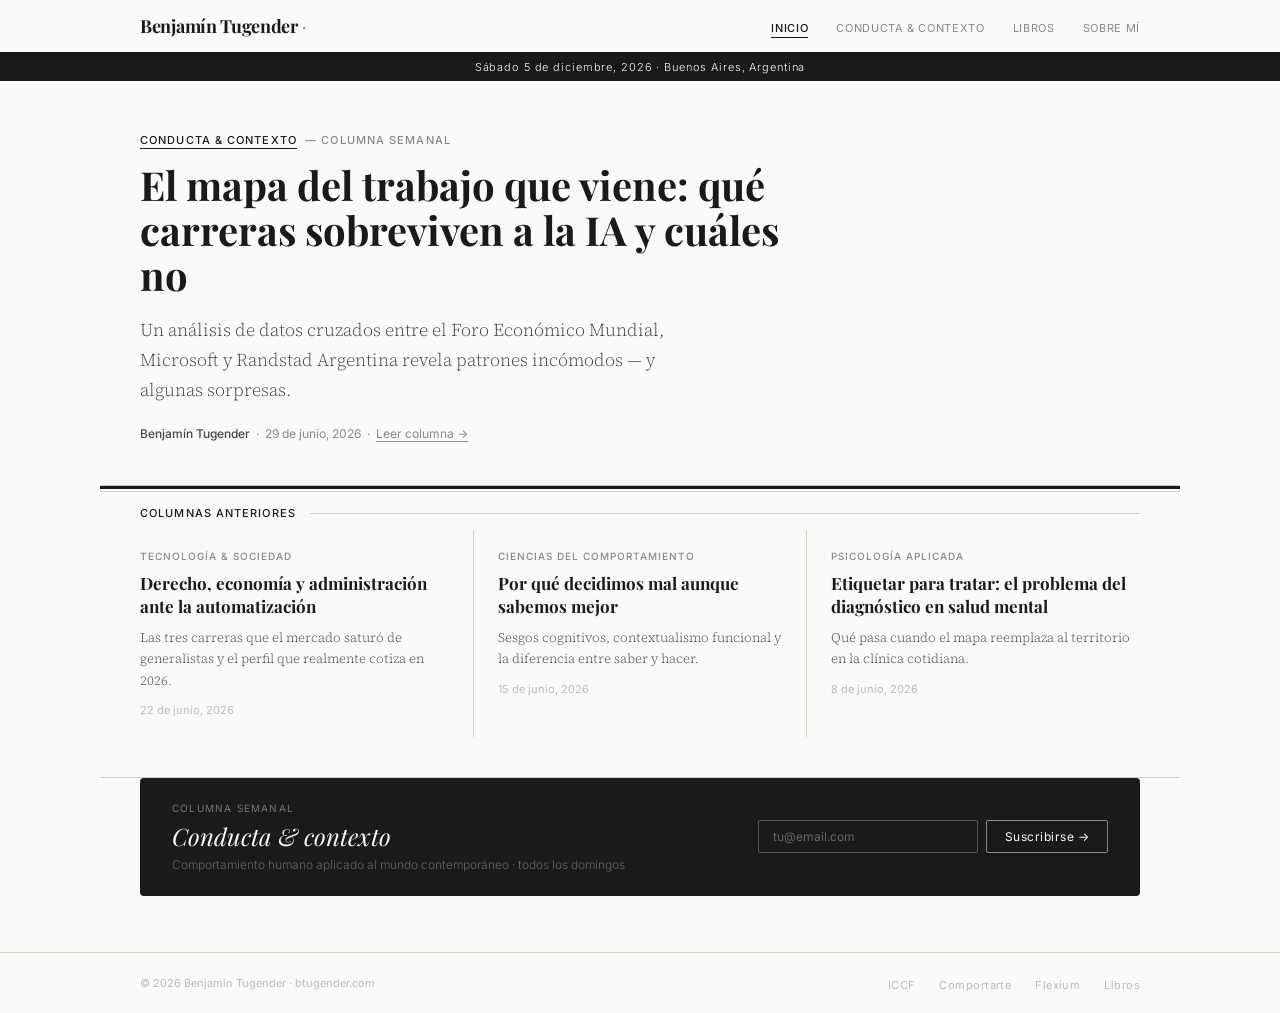
<file: index.html>
<!DOCTYPE html>
<html lang="es">
<head>
  <meta charset="UTF-8">
  <meta name="viewport" content="width=device-width, initial-scale=1.0">
  <title>Benjamín Tugender</title>
  <meta name="description" content="Psicólogo, investigador y autor. Conducta & Contexto — columna semanal sobre comportamiento humano aplicado al mundo contemporáneo.">
  <link rel="icon" type="image/svg+xml" href="assets/favicon.svg">
  <meta property="og:title" content="Benjamín Tugender">
  <meta property="og:description" content="Psicólogo, autor e investigador. Conducta & Contexto — columna semanal sobre comportamiento humano.">
  <meta property="og:image" content="https://btugender.github.io/assets/og-image.png">
  <meta property="og:url" content="https://btugender.github.io">
  <meta property="og:type" content="website">
  <meta name="twitter:card" content="summary_large_image">
  <meta name="twitter:image" content="https://btugender.github.io/assets/og-image.png">
  <link rel="stylesheet" href="assets/style.css">
</head>
<body>

  <nav class="site-nav">
    <div class="site-nav__inner">
      <a href="/" class="site-nav__logo">Benjamín Tugender <em>·</em></a>
      <ul class="site-nav__links">
        <li><a href="/" class="active">Inicio</a></li>
        <li><a href="columna/">Conducta & contexto</a></li>
        <li><a href="libros/">Libros</a></li>
        <li><a href="sobre-mi/">Sobre mí</a></li>
      </ul>
    </div>
  </nav>

  <div class="dateline" id="dateline">btugender.com &nbsp;·&nbsp; Buenos Aires, Argentina</div>

  <section class="hero">
    <div class="hero__kicker"><span>Conducta & contexto</span> &nbsp;— columna semanal</div>
    <h1 class="hero__headline">El mapa del trabajo que viene: qué carreras sobreviven a la IA y cuáles no</h1>
    <p class="hero__deck">Un análisis de datos cruzados entre el Foro Económico Mundial, Microsoft y Randstad Argentina revela patrones incómodos — y algunas sorpresas.</p>
    <p class="hero__meta"><strong>Benjamín Tugender</strong> &nbsp;·&nbsp; 29 de junio, 2026 &nbsp;·&nbsp; <a href="columnas/2026-06-29-carreras-ia.html" style="text-decoration:underline; text-underline-offset:3px;">Leer columna →</a></p>
  </section>

  <div class="rule--thick"></div>
  <div class="rule"></div>

  <div class="section-label"><span class="section-label__text">Columnas anteriores</span></div>

  <div class="columnas-grid">
    <div class="columna-card">
      <div class="columna-card__kicker">Tecnología & sociedad</div>
      <h2 class="columna-card__title"><a href="columnas/2026-06-22-derecho-economia-administracion.html">Derecho, economía y administración ante la automatización</a></h2>
      <p class="columna-card__body">Las tres carreras que el mercado saturó de generalistas y el perfil que realmente cotiza en 2026.</p>
      <p class="columna-card__date">22 de junio, 2026</p>
    </div>
    <div class="columnas-grid__divider"></div>
    <div class="columna-card">
      <div class="columna-card__kicker">Ciencias del comportamiento</div>
      <h2 class="columna-card__title"><a href="#">Por qué decidimos mal aunque sabemos mejor</a></h2>
      <p class="columna-card__body">Sesgos cognitivos, contextualismo funcional y la diferencia entre saber y hacer.</p>
      <p class="columna-card__date">15 de junio, 2026</p>
    </div>
    <div class="columnas-grid__divider"></div>
    <div class="columna-card">
      <div class="columna-card__kicker">Psicología aplicada</div>
      <h2 class="columna-card__title"><a href="#">Etiquetar para tratar: el problema del diagnóstico en salud mental</a></h2>
      <p class="columna-card__body">Qué pasa cuando el mapa reemplaza al territorio en la clínica cotidiana.</p>
      <p class="columna-card__date">8 de junio, 2026</p>
    </div>
  </div>

  <div class="rule"></div>

  <div class="suscripcion">
    <div class="suscripcion__inner">
      <div>
        <div class="suscripcion__label">Columna semanal</div>
        <div class="suscripcion__nombre">Conducta & contexto</div>
        <div class="suscripcion__sub">Comportamiento humano aplicado al mundo contemporáneo · todos los domingos</div>
      </div>
      <form class="suscripcion__form" onsubmit="return false;">
        <input class="suscripcion__input" type="email" placeholder="tu@email.com">
        <button class="suscripcion__btn">Suscribirse →</button>
      </form>
    </div>
  </div>

  <footer class="site-footer">
    <div class="site-footer__inner">
      <span class="site-footer__copy">© 2026 Benjamín Tugender · btugender.com</span>
      <ul class="site-footer__links">
        <li><a href="https://iccf-arg.github.io/iccf-arg.github.io" target="_blank">ICCF</a></li>
        <li><a href="https://iccf-arg.github.io/comportarte" target="_blank">Comportarte</a></li>
        <li><a href="https://flexiumpsi.github.io" target="_blank">Flexium</a></li>
        <li><a href="libros/">Libros</a></li>
      </ul>
    </div>
  </footer>

  <script>
    const d = new Date();
    const dias = ['Domingo','Lunes','Martes','Miércoles','Jueves','Viernes','Sábado'];
    const meses = ['enero','febrero','marzo','abril','mayo','junio','julio','agosto','septiembre','octubre','noviembre','diciembre'];
    document.getElementById('dateline').textContent = `${dias[d.getDay()]} ${d.getDate()} de ${meses[d.getMonth()]}, ${d.getFullYear()} · Buenos Aires, Argentina`;
  </script>

</body>
</html>
</file>
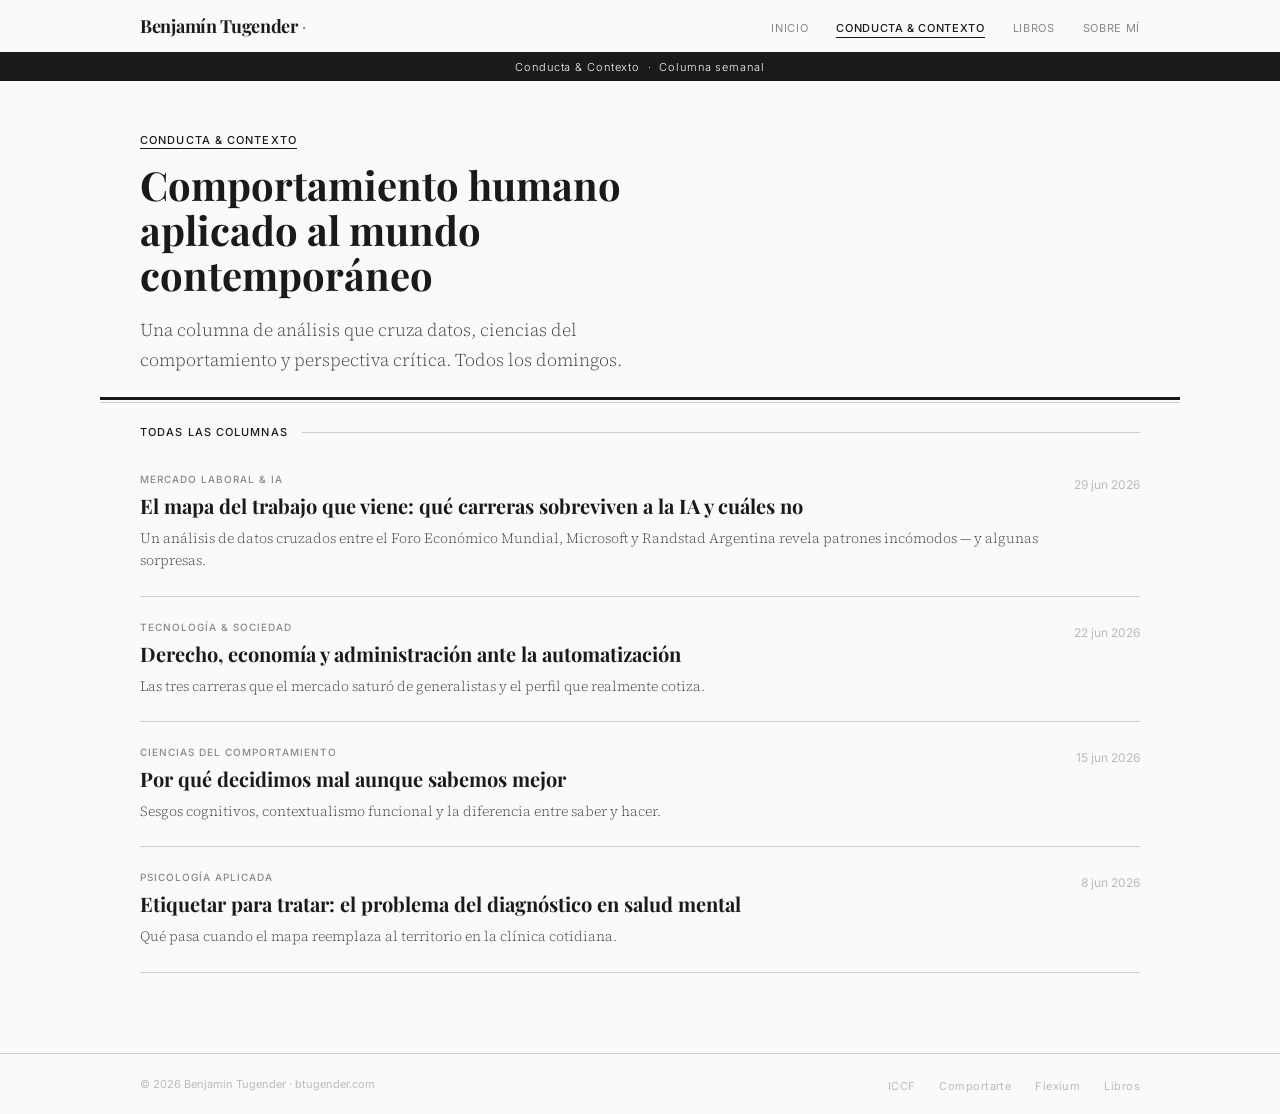
<file: columna/index.html>
<!DOCTYPE html>
<html lang="es">
<head>
  <meta charset="UTF-8">
  <meta name="viewport" content="width=device-width, initial-scale=1.0">
  <title>Conducta & Contexto — Benjamín Tugender</title>
  <meta name="description" content="Columna semanal de Benjamín Tugender. Comportamiento humano aplicado al mundo contemporáneo.">
  <link rel="icon" type="image/svg+xml" href="../assets/favicon.svg">
  <link rel="stylesheet" href="../assets/style.css">
</head>
<body>

  <nav class="site-nav">
    <div class="site-nav__inner">
      <a href="/" class="site-nav__logo">Benjamín Tugender <em>·</em></a>
      <ul class="site-nav__links">
        <li><a href="/">Inicio</a></li>
        <li><a href="/columna/" class="active">Conducta & contexto</a></li>
        <li><a href="/libros/">Libros</a></li>
        <li><a href="/sobre-mi/">Sobre mí</a></li>
      </ul>
    </div>
  </nav>

  <div class="dateline">Conducta & Contexto &nbsp;·&nbsp; Columna semanal</div>

  <section class="hero" style="border-bottom: none; padding-bottom: 0;">
    <div class="hero__kicker"><span>Conducta & contexto</span></div>
    <h1 class="hero__headline">Comportamiento humano aplicado al mundo contemporáneo</h1>
    <p class="hero__deck">Una columna de análisis que cruza datos, ciencias del comportamiento y perspectiva crítica. Todos los domingos.</p>
  </section>

  <div class="rule--thick"></div>
  <div class="rule"></div>

  <div class="section-label" style="margin-top: 8px;"><span class="section-label__text">Todas las columnas</span></div>

  <div class="columna-index">

    <div class="columna-index__item">
      <div>
        <div class="columna-index__kicker">Mercado laboral & IA</div>
        <h2 class="columna-index__title"><a href="../columnas/2026-06-29-carreras-ia.html">El mapa del trabajo que viene: qué carreras sobreviven a la IA y cuáles no</a></h2>
        <p class="columna-index__deck">Un análisis de datos cruzados entre el Foro Económico Mundial, Microsoft y Randstad Argentina revela patrones incómodos — y algunas sorpresas.</p>
      </div>
      <div class="columna-index__date">29 jun 2026</div>
    </div>

    <div class="columna-index__item">
      <div>
        <div class="columna-index__kicker">Tecnología & sociedad</div>
        <h2 class="columna-index__title"><a href="../columnas/2026-06-22-derecho-economia-administracion.html">Derecho, economía y administración ante la automatización</a></h2>
        <p class="columna-index__deck">Las tres carreras que el mercado saturó de generalistas y el perfil que realmente cotiza.</p>
      </div>
      <div class="columna-index__date">22 jun 2026</div>
    </div>

    <div class="columna-index__item">
      <div>
        <div class="columna-index__kicker">Ciencias del comportamiento</div>
        <h2 class="columna-index__title"><a href="#">Por qué decidimos mal aunque sabemos mejor</a></h2>
        <p class="columna-index__deck">Sesgos cognitivos, contextualismo funcional y la diferencia entre saber y hacer.</p>
      </div>
      <div class="columna-index__date">15 jun 2026</div>
    </div>

    <div class="columna-index__item">
      <div>
        <div class="columna-index__kicker">Psicología aplicada</div>
        <h2 class="columna-index__title"><a href="#">Etiquetar para tratar: el problema del diagnóstico en salud mental</a></h2>
        <p class="columna-index__deck">Qué pasa cuando el mapa reemplaza al territorio en la clínica cotidiana.</p>
      </div>
      <div class="columna-index__date">8 jun 2026</div>
    </div>

  </div>

  <footer class="site-footer">
    <div class="site-footer__inner">
      <span class="site-footer__copy">© 2026 Benjamín Tugender · btugender.com</span>
      <ul class="site-footer__links">
        <li><a href="https://iccf-arg.github.io/iccf-arg.github.io" target="_blank">ICCF</a></li>
        <li><a href="https://iccf-arg.github.io/comportarte" target="_blank">Comportarte</a></li>
        <li><a href="https://flexiumpsi.github.io" target="_blank">Flexium</a></li>
        <li><a href="/libros/">Libros</a></li>
      </ul>
    </div>
  </footer>

</body>
</html>
</file>
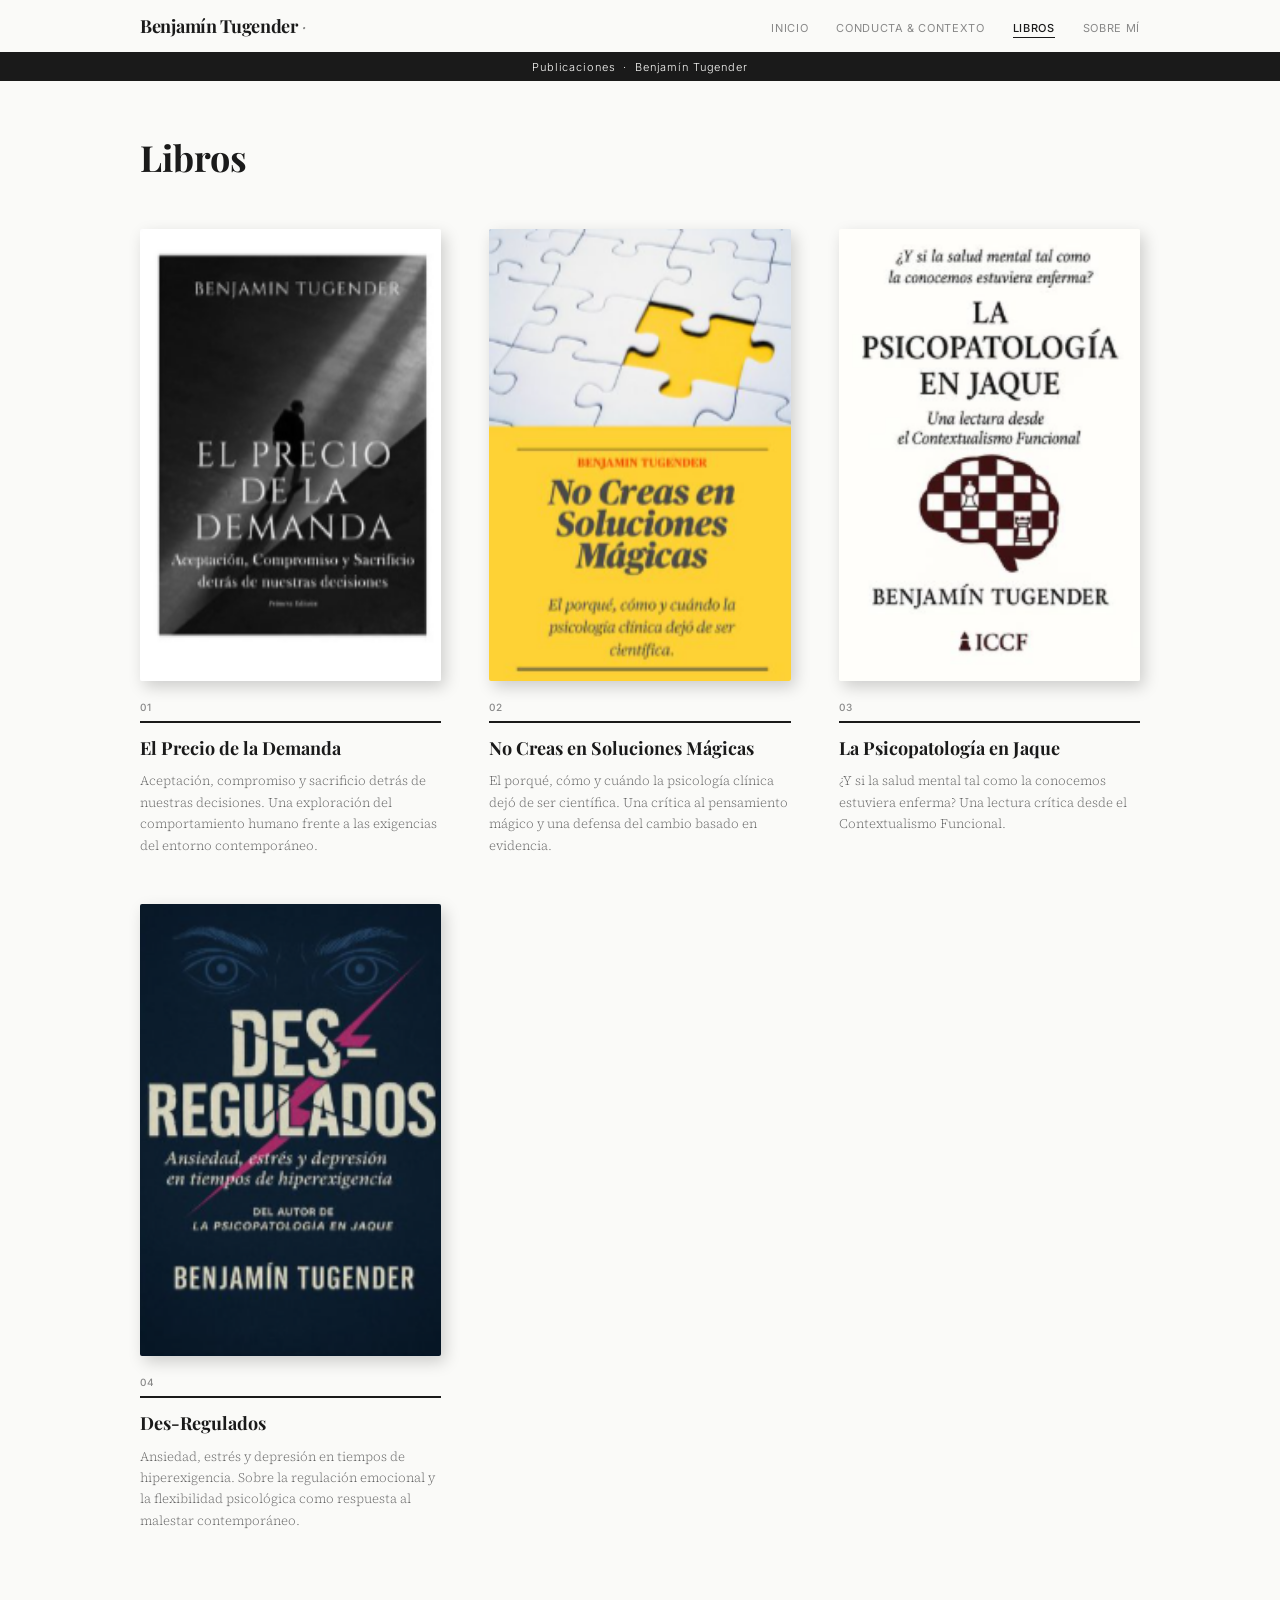
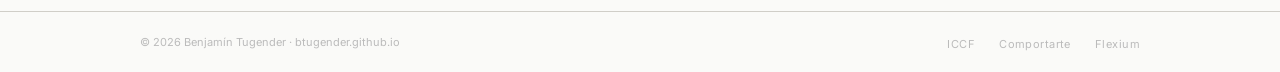
<file: libros/index.html>
<!DOCTYPE html>
<html lang="es">
<head>
  <meta charset="UTF-8">
  <meta name="viewport" content="width=device-width, initial-scale=1.0">
  <title>Libros — Benjamín Tugender</title>
  <meta name="description" content="Los cuatro libros publicados por Benjamín Tugender sobre psicología conductual y terapias contextuales.">
  <link rel="icon" type="image/svg+xml" href="../assets/favicon.svg">
  <link rel="stylesheet" href="../assets/style.css">
  <style>
    .libros-page { max-width: 1080px; margin: 0 auto; padding: 52px 40px 64px; }
    .libros-page h1 { font-family: 'Playfair Display', Georgia, serif; font-size: 36px; font-weight: 700; margin-bottom: 48px; }
    .libros-lista { display: grid; grid-template-columns: repeat(auto-fit, minmax(220px, 1fr)); gap: 48px; }
    .libro { display: flex; flex-direction: column; }
    .libro__tapa { width: 100%; aspect-ratio: 2/3; object-fit: cover; border-radius: 2px; box-shadow: 4px 6px 16px rgba(0,0,0,0.18); margin-bottom: 20px; transition: transform 0.2s; }
    .libro__tapa:hover { transform: translateY(-4px); }
    .libro__num { font-size: 10px; font-weight: 500; letter-spacing: 0.1em; text-transform: uppercase; color: #888; margin-bottom: 8px; font-family: 'Inter', sans-serif; }
    .libro__titulo { font-family: 'Playfair Display', Georgia, serif; font-size: 18px; font-weight: 700; line-height: 1.3; color: #1A1A1A; margin-bottom: 10px; border-top: 2px solid #1A1A1A; padding-top: 14px; }
    .libro__desc { font-family: 'Source Serif 4', Georgia, serif; font-size: 13px; line-height: 1.65; color: #666; font-weight: 300; }
    @media (max-width: 720px) {
      .libros-page { padding: 36px 20px 48px; }
      .libros-lista { grid-template-columns: repeat(2, 1fr); gap: 28px; }
    }
  </style>
</head>
<body>

  <nav class="site-nav">
    <div class="site-nav__inner">
      <a href="/" class="site-nav__logo">Benjamín Tugender <em>·</em></a>
      <ul class="site-nav__links">
        <li><a href="/">Inicio</a></li>
        <li><a href="/columna/">Conducta & contexto</a></li>
        <li><a href="/libros/" class="active">Libros</a></li>
        <li><a href="/sobre-mi/">Sobre mí</a></li>
      </ul>
    </div>
  </nav>

  <div class="dateline">Publicaciones &nbsp;·&nbsp; Benjamín Tugender</div>

  <div class="libros-page">
    <h1>Libros</h1>
    <div class="libros-lista">

      <div class="libro">
        <img class="libro__tapa" src="../assets/libro-01-precio-demanda.png" alt="El Precio de la Demanda">
        <div class="libro__num">01</div>
        <h2 class="libro__titulo">El Precio de la Demanda</h2>
        <p class="libro__desc">Aceptación, compromiso y sacrificio detrás de nuestras decisiones. Una exploración del comportamiento humano frente a las exigencias del entorno contemporáneo.</p>
      </div>

      <div class="libro">
        <img class="libro__tapa" src="../assets/libro-02-soluciones-magicas.png" alt="No Creas en Soluciones Mágicas">
        <div class="libro__num">02</div>
        <h2 class="libro__titulo">No Creas en Soluciones Mágicas</h2>
        <p class="libro__desc">El porqué, cómo y cuándo la psicología clínica dejó de ser científica. Una crítica al pensamiento mágico y una defensa del cambio basado en evidencia.</p>
      </div>

      <div class="libro">
        <img class="libro__tapa" src="../assets/libro-03-psicopatologia.png" alt="La Psicopatología en Jaque">
        <div class="libro__num">03</div>
        <h2 class="libro__titulo">La Psicopatología en Jaque</h2>
        <p class="libro__desc">¿Y si la salud mental tal como la conocemos estuviera enferma? Una lectura crítica desde el Contextualismo Funcional.</p>
      </div>

      <div class="libro">
        <img class="libro__tapa" src="../assets/libro-04-desregulados.png" alt="Des-Regulados">
        <div class="libro__num">04</div>
        <h2 class="libro__titulo">Des-Regulados</h2>
        <p class="libro__desc">Ansiedad, estrés y depresión en tiempos de hiperexigencia. Sobre la regulación emocional y la flexibilidad psicológica como respuesta al malestar contemporáneo.</p>
      </div>

    </div>
  </div>

  <footer class="site-footer">
    <div class="site-footer__inner">
      <span class="site-footer__copy">© 2026 Benjamín Tugender · btugender.github.io</span>
      <ul class="site-footer__links">
        <li><a href="https://iccf-arg.github.io/iccf-arg.github.io" target="_blank">ICCF</a></li>
        <li><a href="https://iccf-arg.github.io/comportarte" target="_blank">Comportarte</a></li>
        <li><a href="https://flexiumpsi.github.io" target="_blank">Flexium</a></li>
      </ul>
    </div>
  </footer>

</body>
</html>
</file>
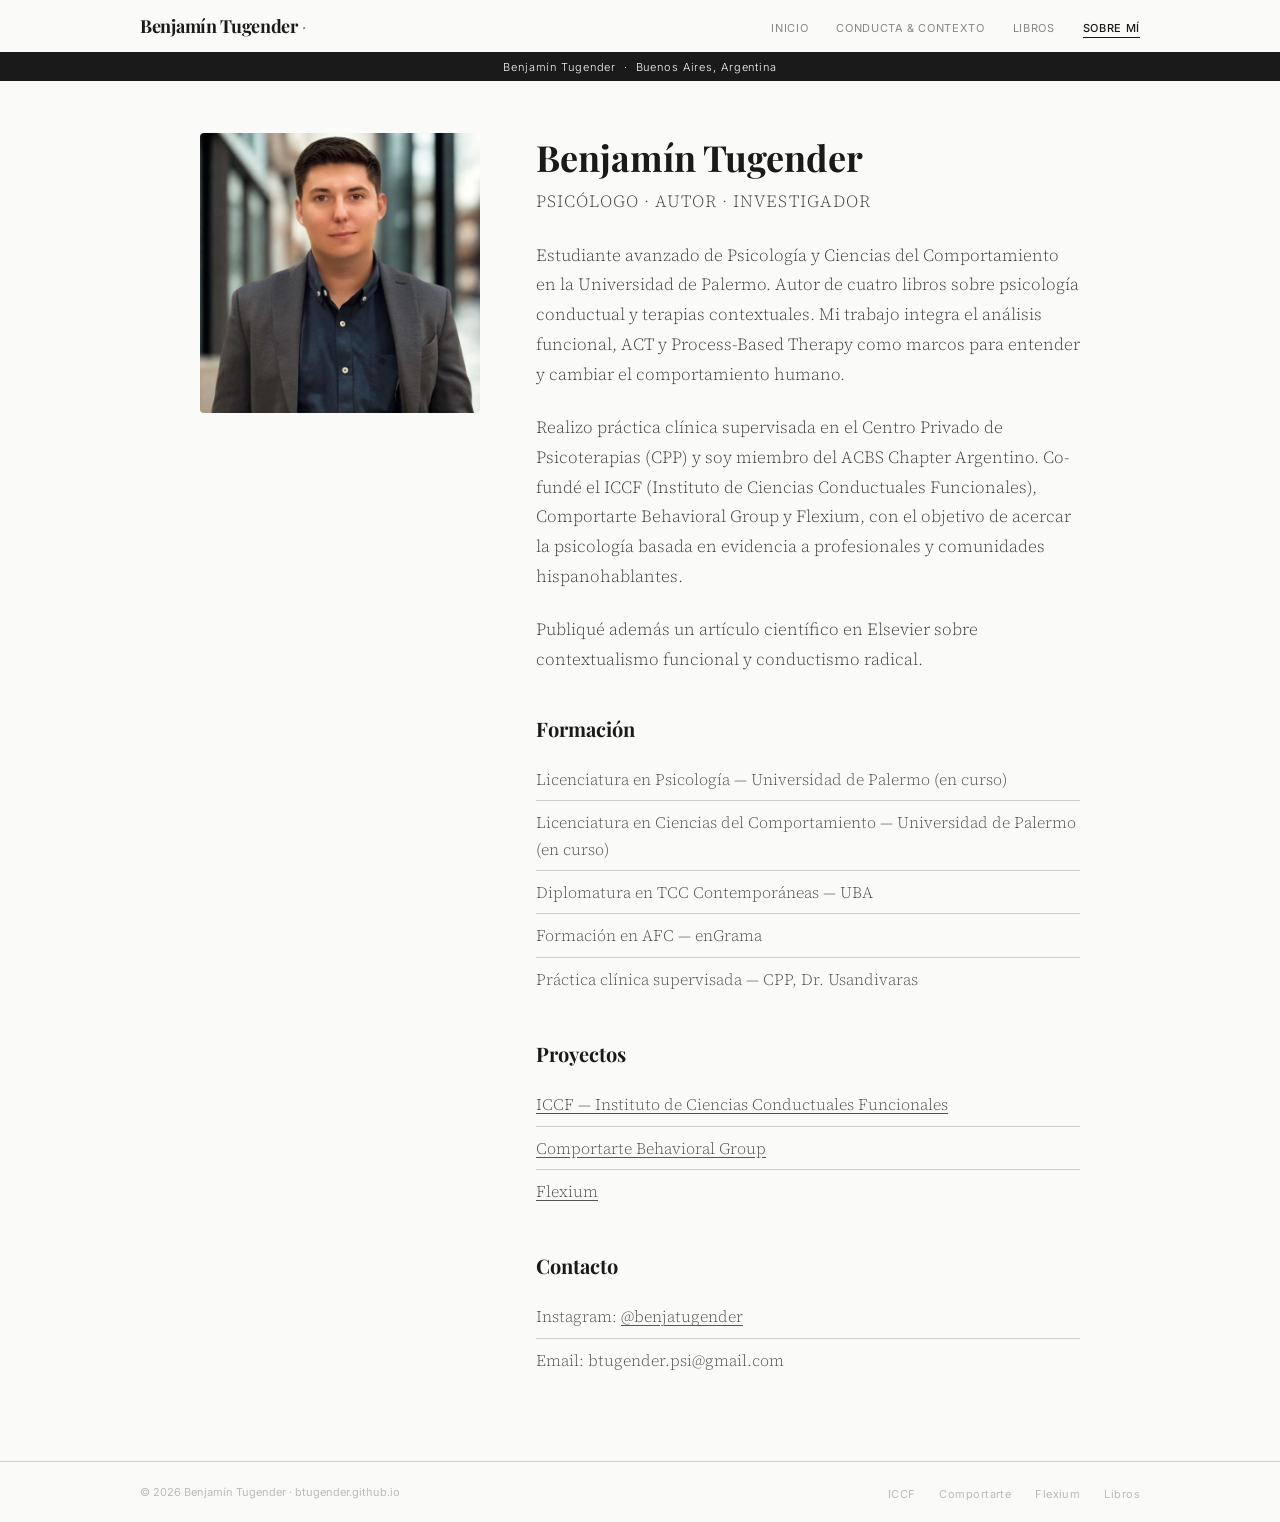
<file: sobre-mi/index.html>
<!DOCTYPE html>
<html lang="es">
<head>
  <meta charset="UTF-8">
  <meta name="viewport" content="width=device-width, initial-scale=1.0">
  <title>Sobre mí — Benjamín Tugender</title>
  <meta name="description" content="Psicólogo, investigador, autor y co-fundador del ICCF y Comportarte Behavioral Group.">
  <link rel="icon" type="image/svg+xml" href="../assets/favicon.svg">
  <link rel="stylesheet" href="../assets/style.css">
  <style>
    .perfil { display: grid; grid-template-columns: 280px 1fr; gap: 56px; align-items: start; max-width: 960px; margin: 0 auto; padding: 52px 40px 64px; }
    .perfil__foto { width: 280px; height: 280px; object-fit: cover; object-position: top; border-radius: 4px; }
    .perfil__nombre { font-family: 'Playfair Display', Georgia, serif; font-size: 36px; font-weight: 700; margin-bottom: 6px; }
    .perfil__cargo { font-size: 13px; color: #888; letter-spacing: 0.06em; text-transform: uppercase; margin-bottom: 28px; }
    .perfil p { font-family: 'Source Serif 4', Georgia, serif; font-size: 17px; line-height: 1.75; color: #444; font-weight: 300; margin-bottom: 1.4em; }
    .perfil h2 { font-family: 'Playfair Display', Georgia, serif; font-size: 20px; font-weight: 700; color: #1A1A1A; margin: 2em 0 0.8em; }
    .perfil ul { list-style: none; padding: 0; }
    .perfil ul li { font-family: 'Source Serif 4', Georgia, serif; font-size: 16px; line-height: 1.65; color: #555; font-weight: 300; padding: 8px 0; border-bottom: 0.5px solid #D0CEC8; }
    .perfil ul li:last-child { border-bottom: none; }
    .perfil a { text-decoration: underline; text-underline-offset: 3px; }
    @media (max-width: 720px) {
      .perfil { grid-template-columns: 1fr; gap: 28px; padding: 36px 20px 48px; }
      .perfil__foto { width: 160px; height: 160px; }
    }
  </style>
</head>
<body>

  <nav class="site-nav">
    <div class="site-nav__inner">
      <a href="/" class="site-nav__logo">Benjamín Tugender <em>·</em></a>
      <ul class="site-nav__links">
        <li><a href="/">Inicio</a></li>
        <li><a href="/columna/">Conducta & contexto</a></li>
        <li><a href="/libros/">Libros</a></li>
        <li><a href="/sobre-mi/" class="active">Sobre mí</a></li>
      </ul>
    </div>
  </nav>

  <div class="dateline">Benjamín Tugender &nbsp;·&nbsp; Buenos Aires, Argentina</div>

  <div class="perfil">
    <div>
      <img class="perfil__foto" src="../assets/foto-perfil.jpg" alt="Benjamín Tugender">
    </div>
    <div>
      <h1 class="perfil__nombre">Benjamín Tugender</h1>
      <p class="perfil__cargo">Psicólogo · Autor · Investigador</p>

      <p>Estudiante avanzado de Psicología y Ciencias del Comportamiento en la Universidad de Palermo. Autor de cuatro libros sobre psicología conductual y terapias contextuales. Mi trabajo integra el análisis funcional, ACT y Process-Based Therapy como marcos para entender y cambiar el comportamiento humano.</p>

      <p>Realizo práctica clínica supervisada en el Centro Privado de Psicoterapias (CPP) y soy miembro del ACBS Chapter Argentino. Co-fundé el ICCF (Instituto de Ciencias Conductuales Funcionales), Comportarte Behavioral Group y Flexium, con el objetivo de acercar la psicología basada en evidencia a profesionales y comunidades hispanohablantes.</p>

      <p>Publiqué además un artículo científico en Elsevier sobre contextualismo funcional y conductismo radical.</p>

      <h2>Formación</h2>
      <ul>
        <li>Licenciatura en Psicología — Universidad de Palermo (en curso)</li>
        <li>Licenciatura en Ciencias del Comportamiento — Universidad de Palermo (en curso)</li>
        <li>Diplomatura en TCC Contemporáneas — UBA</li>
        <li>Formación en AFC — enGrama</li>
        <li>Práctica clínica supervisada — CPP, Dr. Usandivaras</li>
      </ul>

      <h2>Proyectos</h2>
      <ul>
        <li><a href="https://iccf-arg.github.io/iccf-arg.github.io" target="_blank">ICCF — Instituto de Ciencias Conductuales Funcionales</a></li>
        <li><a href="https://iccf-arg.github.io/comportarte" target="_blank">Comportarte Behavioral Group</a></li>
        <li><a href="https://flexiumpsi.github.io" target="_blank">Flexium</a></li>
      </ul>

      <h2>Contacto</h2>
      <ul>
        <li>Instagram: <a href="https://instagram.com/benjatugender" target="_blank">@benjatugender</a></li>
        <li>Email: btugender.psi@gmail.com</li>
      </ul>
    </div>
  </div>

  <footer class="site-footer">
    <div class="site-footer__inner">
      <span class="site-footer__copy">© 2026 Benjamín Tugender · btugender.github.io</span>
      <ul class="site-footer__links">
        <li><a href="https://iccf-arg.github.io/iccf-arg.github.io" target="_blank">ICCF</a></li>
        <li><a href="https://iccf-arg.github.io/comportarte" target="_blank">Comportarte</a></li>
        <li><a href="https://flexiumpsi.github.io" target="_blank">Flexium</a></li>
        <li><a href="/libros/">Libros</a></li>
      </ul>
    </div>
  </footer>

</body>
</html>
</file>
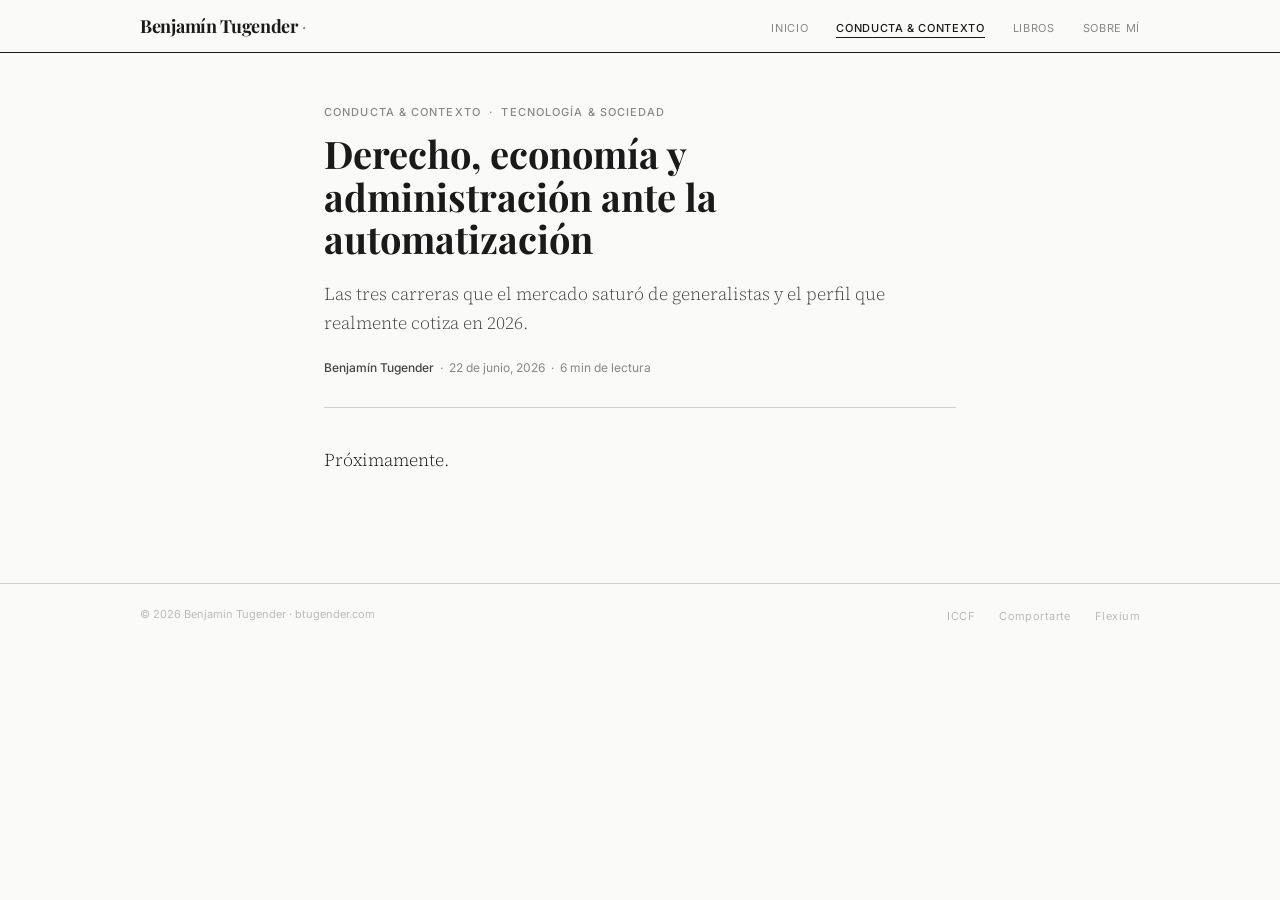
<file: columnas/2026-06-22-derecho-economia-administracion.html>
<!DOCTYPE html>
<html lang="es">
<head>
  <meta charset="UTF-8">
  <meta name="viewport" content="width=device-width, initial-scale=1.0">
  <title>Derecho, economía y administración ante la automatización — Conducta & Contexto</title>
  <meta name="description" content="Las tres carreras que el mercado saturó de generalistas y el perfil que realmente cotiza en 2026.">
  <link rel="icon" type="image/svg+xml" href="../assets/favicon.svg">
  <link rel="stylesheet" href="../assets/style.css">
</head>
<body>

  <nav class="site-nav">
    <div class="site-nav__inner">
      <a href="/" class="site-nav__logo">Benjamín Tugender <em>·</em></a>
      <ul class="site-nav__links">
        <li><a href="/">Inicio</a></li>
        <li><a href="/columna/" class="active">Conducta & contexto</a></li>
        <li><a href="/libros/">Libros</a></li>
        <li><a href="/sobre-mi/">Sobre mí</a></li>
      </ul>
    </div>
  </nav>

  <article>
    <header class="article-header">
      <div class="article-header__kicker">Conducta & Contexto &nbsp;·&nbsp; Tecnología & sociedad</div>
      <h1 class="article-header__headline">Derecho, economía y administración ante la automatización</h1>
      <p class="article-header__deck">Las tres carreras que el mercado saturó de generalistas y el perfil que realmente cotiza en 2026.</p>
      <p class="article-header__meta"><strong>Benjamín Tugender</strong> &nbsp;·&nbsp; 22 de junio, 2026 &nbsp;·&nbsp; 6 min de lectura</p>
    </header>
    <div class="article-body">
      <p>Próximamente.</p>
    </div>
  </article>

  <footer class="site-footer">
    <div class="site-footer__inner">
      <span class="site-footer__copy">© 2026 Benjamín Tugender · btugender.com</span>
      <ul class="site-footer__links">
        <li><a href="https://iccf-arg.github.io/iccf-arg.github.io" target="_blank">ICCF</a></li>
        <li><a href="https://iccf-arg.github.io/comportarte" target="_blank">Comportarte</a></li>
        <li><a href="https://flexiumpsi.github.io" target="_blank">Flexium</a></li>
      </ul>
    </div>
  </footer>

</body>
</html>
</file>
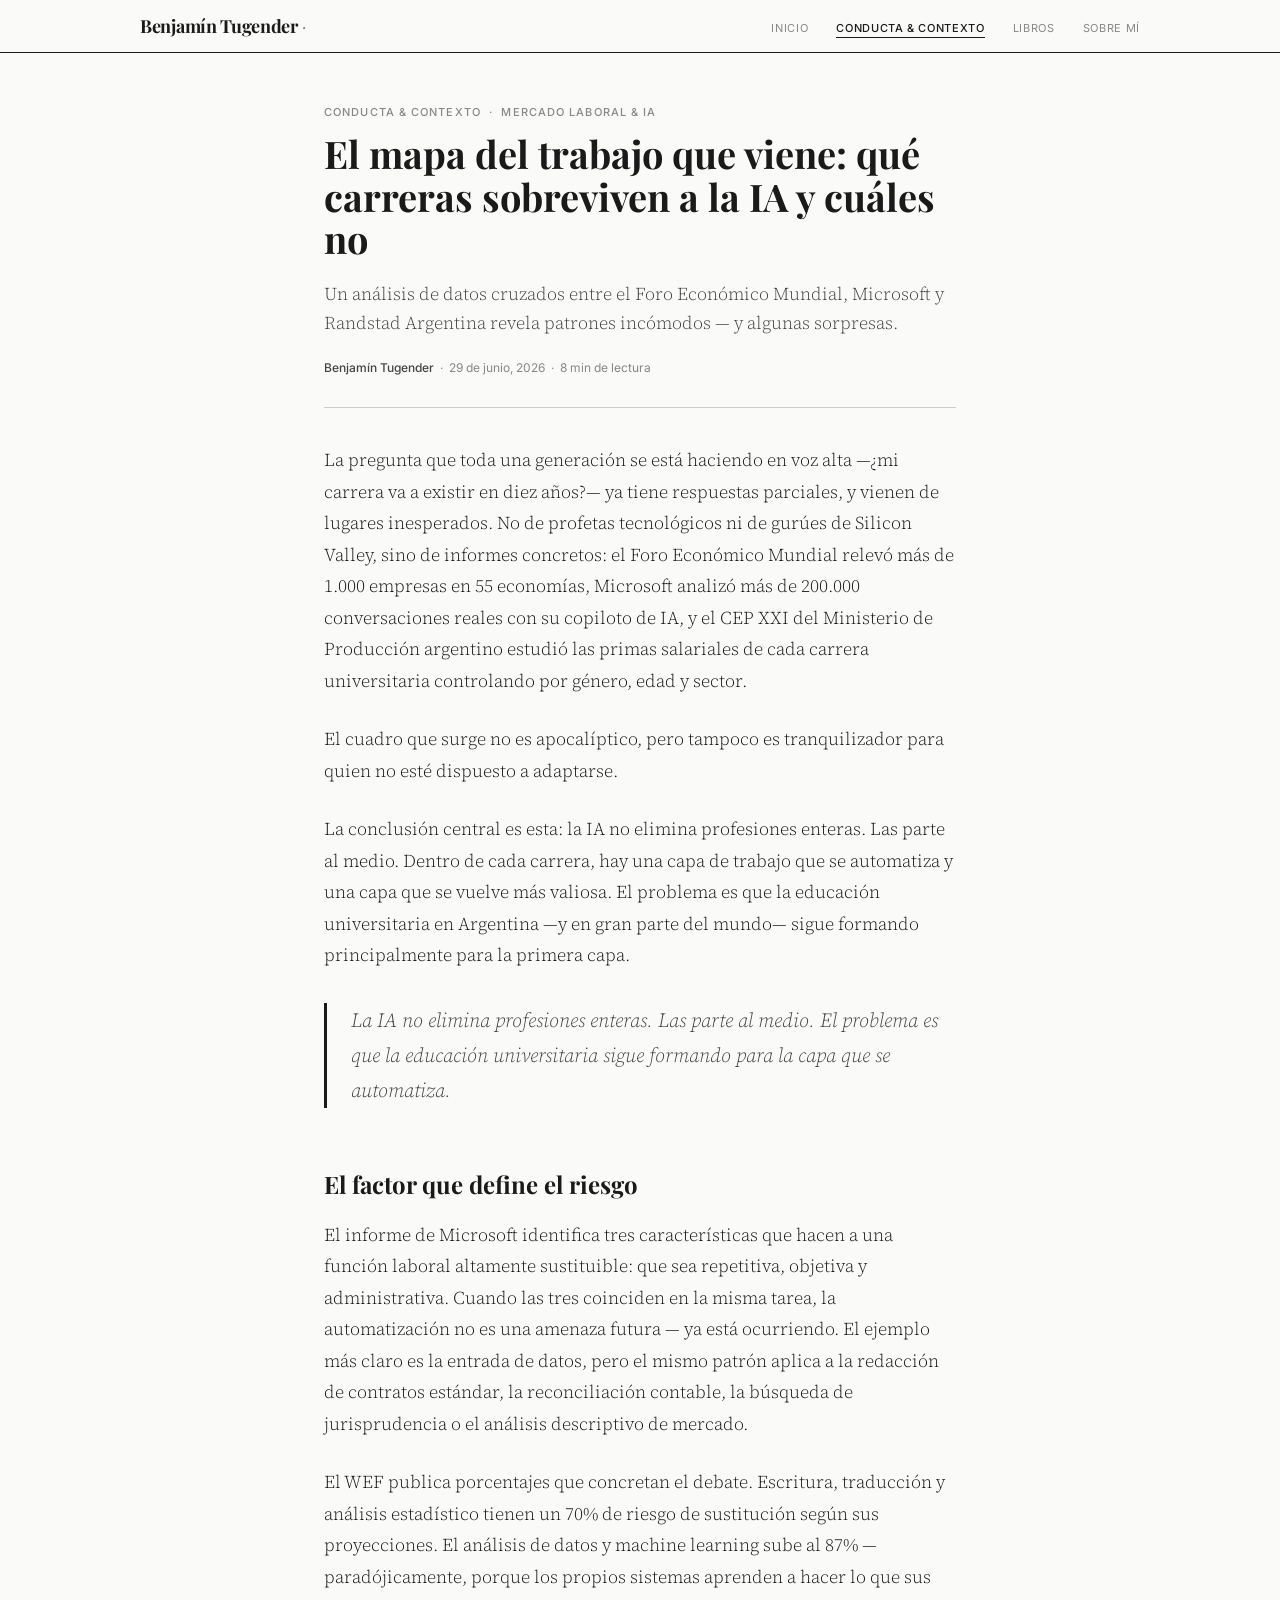
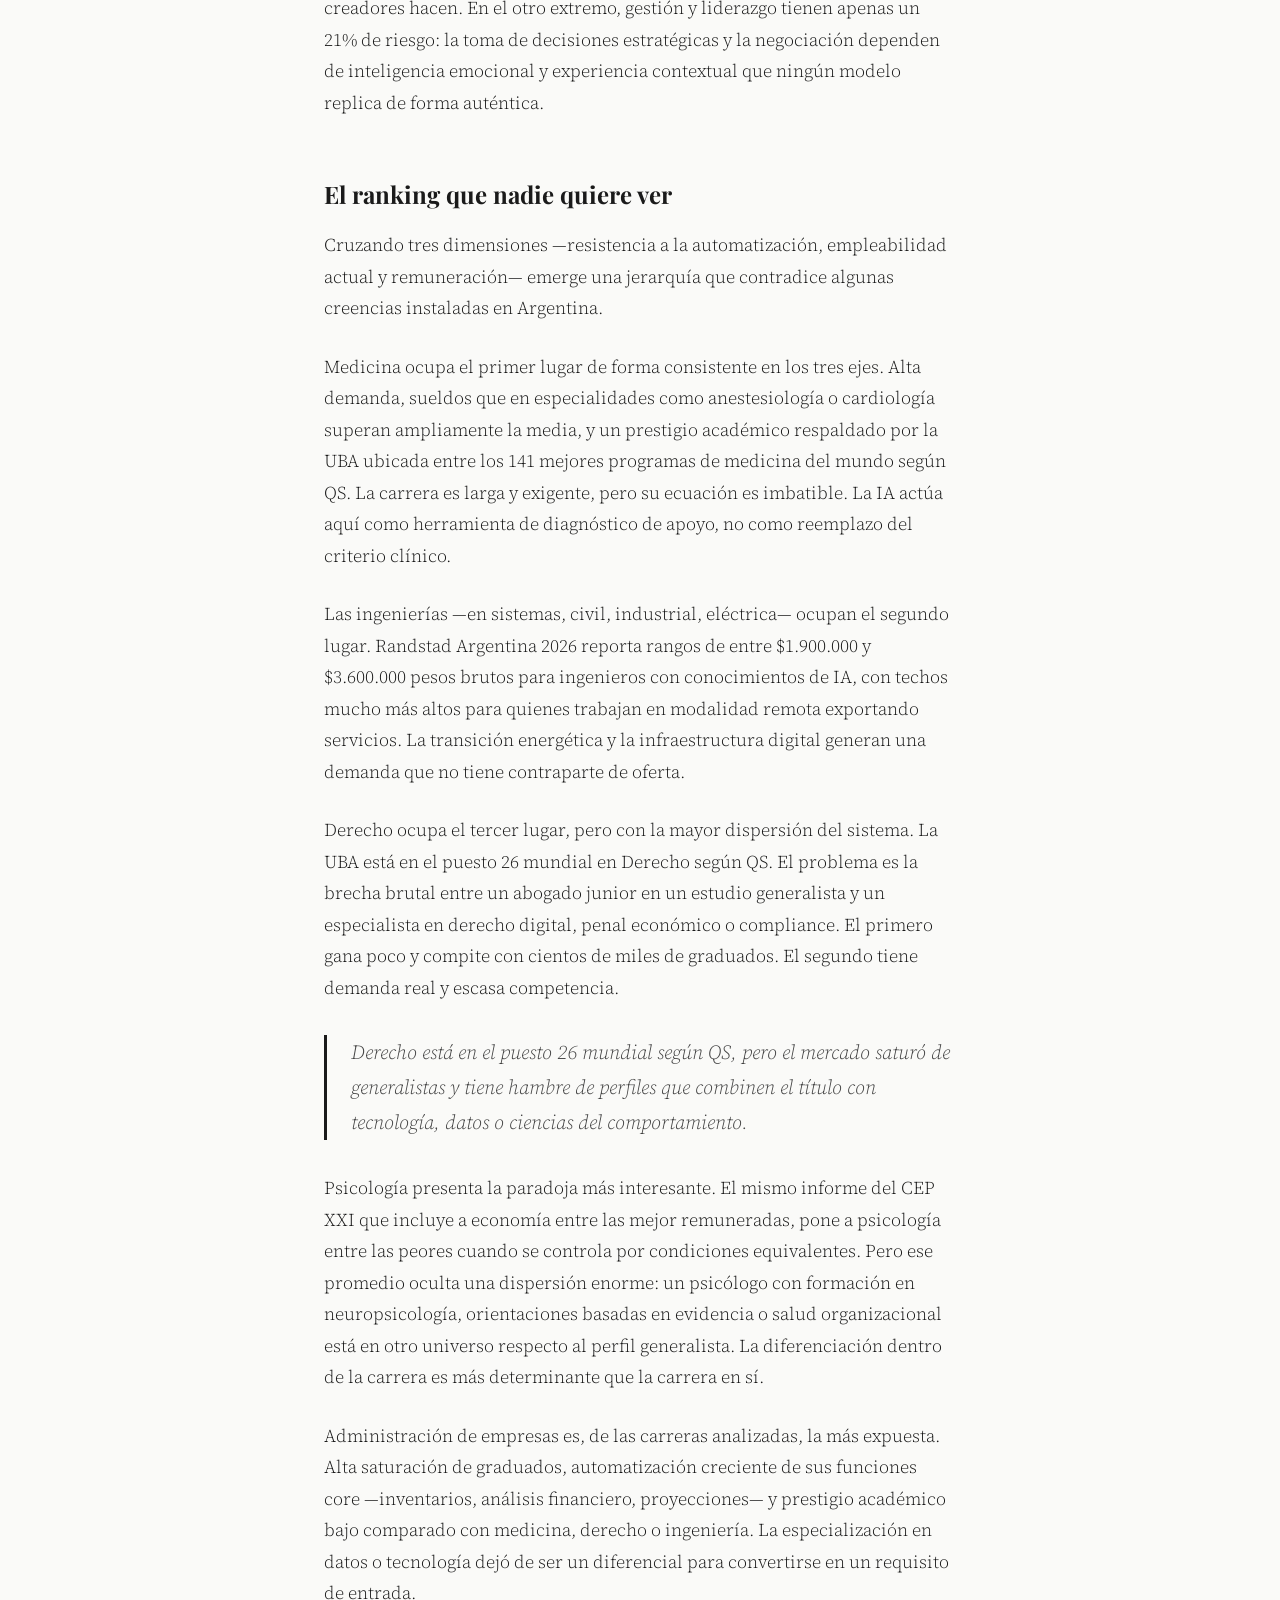
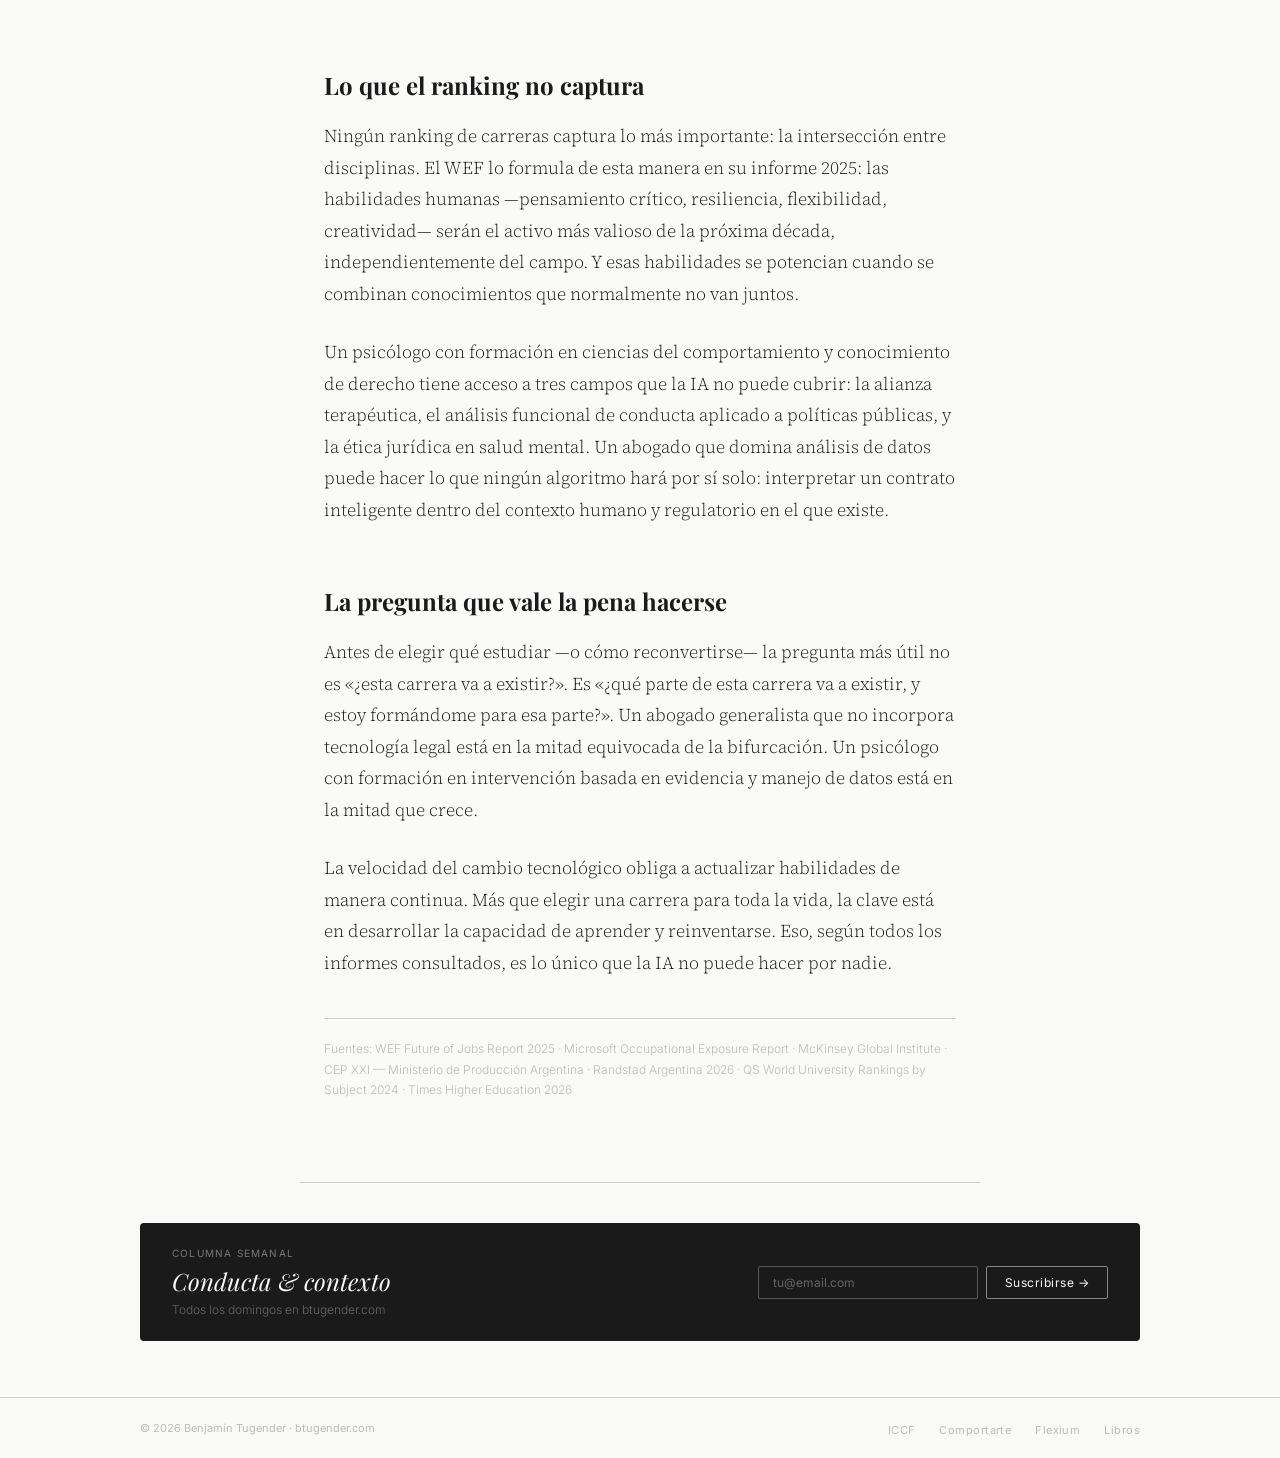
<file: columnas/2026-06-29-carreras-ia.html>
<!DOCTYPE html>
<html lang="es">
<head>
  <meta charset="UTF-8">
  <meta name="viewport" content="width=device-width, initial-scale=1.0">
  <title>El mapa del trabajo que viene — Conducta & Contexto</title>
  <meta name="description" content="Un análisis de datos cruzados entre el WEF, Microsoft y Randstad Argentina sobre el futuro de las carreras universitarias ante la IA.">
  <link rel="icon" type="image/svg+xml" href="../assets/favicon.svg">
  <link rel="stylesheet" href="../assets/style.css">
</head>
<body>

  <nav class="site-nav">
    <div class="site-nav__inner">
      <a href="/" class="site-nav__logo">Benjamín Tugender <em>·</em></a>
      <ul class="site-nav__links">
        <li><a href="/">Inicio</a></li>
        <li><a href="/columna/" class="active">Conducta & contexto</a></li>
        <li><a href="/libros/">Libros</a></li>
        <li><a href="/sobre-mi/">Sobre mí</a></li>
      </ul>
    </div>
  </nav>

  <article>

    <header class="article-header">
      <div class="article-header__kicker">Conducta & Contexto &nbsp;·&nbsp; Mercado laboral & IA</div>
      <h1 class="article-header__headline">El mapa del trabajo que viene: qué carreras sobreviven a la IA y cuáles no</h1>
      <p class="article-header__deck">Un análisis de datos cruzados entre el Foro Económico Mundial, Microsoft y Randstad Argentina revela patrones incómodos — y algunas sorpresas.</p>
      <p class="article-header__meta"><strong>Benjamín Tugender</strong> &nbsp;·&nbsp; 29 de junio, 2026 &nbsp;·&nbsp; 8 min de lectura</p>
    </header>

    <div class="article-body">

      <p>La pregunta que toda una generación se está haciendo en voz alta —¿mi carrera va a existir en diez años?— ya tiene respuestas parciales, y vienen de lugares inesperados. No de profetas tecnológicos ni de gurúes de Silicon Valley, sino de informes concretos: el Foro Económico Mundial relevó más de 1.000 empresas en 55 economías, Microsoft analizó más de 200.000 conversaciones reales con su copiloto de IA, y el CEP XXI del Ministerio de Producción argentino estudió las primas salariales de cada carrera universitaria controlando por género, edad y sector.</p>

      <p>El cuadro que surge no es apocalíptico, pero tampoco es tranquilizador para quien no esté dispuesto a adaptarse.</p>

      <p>La conclusión central es esta: la IA no elimina profesiones enteras. Las parte al medio. Dentro de cada carrera, hay una capa de trabajo que se automatiza y una capa que se vuelve más valiosa. El problema es que la educación universitaria en Argentina —y en gran parte del mundo— sigue formando principalmente para la primera capa.</p>

      <blockquote>
        <p>La IA no elimina profesiones enteras. Las parte al medio. El problema es que la educación universitaria sigue formando para la capa que se automatiza.</p>
      </blockquote>

      <h2>El factor que define el riesgo</h2>

      <p>El informe de Microsoft identifica tres características que hacen a una función laboral altamente sustituible: que sea repetitiva, objetiva y administrativa. Cuando las tres coinciden en la misma tarea, la automatización no es una amenaza futura — ya está ocurriendo. El ejemplo más claro es la entrada de datos, pero el mismo patrón aplica a la redacción de contratos estándar, la reconciliación contable, la búsqueda de jurisprudencia o el análisis descriptivo de mercado.</p>

      <p>El WEF publica porcentajes que concretan el debate. Escritura, traducción y análisis estadístico tienen un 70% de riesgo de sustitución según sus proyecciones. El análisis de datos y machine learning sube al 87% — paradójicamente, porque los propios sistemas aprenden a hacer lo que sus creadores hacen. En el otro extremo, gestión y liderazgo tienen apenas un 21% de riesgo: la toma de decisiones estratégicas y la negociación dependen de inteligencia emocional y experiencia contextual que ningún modelo replica de forma auténtica.</p>

      <h2>El ranking que nadie quiere ver</h2>

      <p>Cruzando tres dimensiones —resistencia a la automatización, empleabilidad actual y remuneración— emerge una jerarquía que contradice algunas creencias instaladas en Argentina.</p>

      <p>Medicina ocupa el primer lugar de forma consistente en los tres ejes. Alta demanda, sueldos que en especialidades como anestesiología o cardiología superan ampliamente la media, y un prestigio académico respaldado por la UBA ubicada entre los 141 mejores programas de medicina del mundo según QS. La carrera es larga y exigente, pero su ecuación es imbatible. La IA actúa aquí como herramienta de diagnóstico de apoyo, no como reemplazo del criterio clínico.</p>

      <p>Las ingenierías —en sistemas, civil, industrial, eléctrica— ocupan el segundo lugar. Randstad Argentina 2026 reporta rangos de entre $1.900.000 y $3.600.000 pesos brutos para ingenieros con conocimientos de IA, con techos mucho más altos para quienes trabajan en modalidad remota exportando servicios. La transición energética y la infraestructura digital generan una demanda que no tiene contraparte de oferta.</p>

      <p>Derecho ocupa el tercer lugar, pero con la mayor dispersión del sistema. La UBA está en el puesto 26 mundial en Derecho según QS. El problema es la brecha brutal entre un abogado junior en un estudio generalista y un especialista en derecho digital, penal económico o compliance. El primero gana poco y compite con cientos de miles de graduados. El segundo tiene demanda real y escasa competencia.</p>

      <blockquote>
        <p>Derecho está en el puesto 26 mundial según QS, pero el mercado saturó de generalistas y tiene hambre de perfiles que combinen el título con tecnología, datos o ciencias del comportamiento.</p>
      </blockquote>

      <p>Psicología presenta la paradoja más interesante. El mismo informe del CEP XXI que incluye a economía entre las mejor remuneradas, pone a psicología entre las peores cuando se controla por condiciones equivalentes. Pero ese promedio oculta una dispersión enorme: un psicólogo con formación en neuropsicología, orientaciones basadas en evidencia o salud organizacional está en otro universo respecto al perfil generalista. La diferenciación dentro de la carrera es más determinante que la carrera en sí.</p>

      <p>Administración de empresas es, de las carreras analizadas, la más expuesta. Alta saturación de graduados, automatización creciente de sus funciones core —inventarios, análisis financiero, proyecciones— y prestigio académico bajo comparado con medicina, derecho o ingeniería. La especialización en datos o tecnología dejó de ser un diferencial para convertirse en un requisito de entrada.</p>

      <h2>Lo que el ranking no captura</h2>

      <p>Ningún ranking de carreras captura lo más importante: la intersección entre disciplinas. El WEF lo formula de esta manera en su informe 2025: las habilidades humanas —pensamiento crítico, resiliencia, flexibilidad, creatividad— serán el activo más valioso de la próxima década, independientemente del campo. Y esas habilidades se potencian cuando se combinan conocimientos que normalmente no van juntos.</p>

      <p>Un psicólogo con formación en ciencias del comportamiento y conocimiento de derecho tiene acceso a tres campos que la IA no puede cubrir: la alianza terapéutica, el análisis funcional de conducta aplicado a políticas públicas, y la ética jurídica en salud mental. Un abogado que domina análisis de datos puede hacer lo que ningún algoritmo hará por sí solo: interpretar un contrato inteligente dentro del contexto humano y regulatorio en el que existe.</p>

      <h2>La pregunta que vale la pena hacerse</h2>

      <p>Antes de elegir qué estudiar —o cómo reconvertirse— la pregunta más útil no es «¿esta carrera va a existir?». Es «¿qué parte de esta carrera va a existir, y estoy formándome para esa parte?». Un abogado generalista que no incorpora tecnología legal está en la mitad equivocada de la bifurcación. Un psicólogo con formación en intervención basada en evidencia y manejo de datos está en la mitad que crece.</p>

      <p>La velocidad del cambio tecnológico obliga a actualizar habilidades de manera continua. Más que elegir una carrera para toda la vida, la clave está en desarrollar la capacidad de aprender y reinventarse. Eso, según todos los informes consultados, es lo único que la IA no puede hacer por nadie.</p>

      <p class="fuentes">Fuentes: WEF Future of Jobs Report 2025 · Microsoft Occupational Exposure Report · McKinsey Global Institute · CEP XXI — Ministerio de Producción Argentina · Randstad Argentina 2026 · QS World University Rankings by Subject 2024 · Times Higher Education 2026</p>

    </div>

  </article>

  <div class="rule" style="max-width: 680px; margin: 0 auto;"></div>

  <div class="suscripcion" style="padding-top: 40px;">
    <div class="suscripcion__inner">
      <div>
        <div class="suscripcion__label">Columna semanal</div>
        <div class="suscripcion__nombre">Conducta & contexto</div>
        <div class="suscripcion__sub">Todos los domingos en btugender.com</div>
      </div>
      <form class="suscripcion__form" onsubmit="return false;">
        <input class="suscripcion__input" type="email" placeholder="tu@email.com">
        <button class="suscripcion__btn">Suscribirse →</button>
      </form>
    </div>
  </div>

  <footer class="site-footer">
    <div class="site-footer__inner">
      <span class="site-footer__copy">© 2026 Benjamín Tugender · btugender.com</span>
      <ul class="site-footer__links">
        <li><a href="https://iccf-arg.github.io/iccf-arg.github.io" target="_blank">ICCF</a></li>
        <li><a href="https://iccf-arg.github.io/comportarte" target="_blank">Comportarte</a></li>
        <li><a href="https://flexiumpsi.github.io" target="_blank">Flexium</a></li>
        <li><a href="/libros/">Libros</a></li>
      </ul>
    </div>
  </footer>

</body>
</html>
</file>
<file: assets/style.css>
@import url('https://fonts.googleapis.com/css2?family=Playfair+Display:ital,wght@0,400;0,700;1,400&family=Source+Serif+4:ital,opsz,wght@0,8..60,300;0,8..60,400;1,8..60,300&family=Inter:wght@300;400;500&display=swap');

*, *::before, *::after { box-sizing: border-box; margin: 0; padding: 0; }

:root {
  --ink: #1A1A1A;
  --ink-mid: #444444;
  --ink-muted: #888888;
  --ink-faint: #BBBBBB;
  --rule: #D0CEC8;
  --page: #FAFAF8;
  --accent: #1A1A1A;
  --serif: 'Playfair Display', Georgia, serif;
  --body-serif: 'Source Serif 4', Georgia, serif;
  --sans: 'Inter', system-ui, sans-serif;
  --max: 1080px;
  --col: 680px;
}

html { font-size: 16px; }
body { background: var(--page); color: var(--ink); font-family: var(--sans); -webkit-font-smoothing: antialiased; }

a { color: inherit; text-decoration: none; }

/* ── NAV ── */
.site-nav { border-bottom: 1px solid var(--ink); background: var(--page); }
.site-nav__inner { max-width: var(--max); margin: 0 auto; padding: 0 40px; height: 52px; display: flex; align-items: center; justify-content: space-between; }
.site-nav__logo { font-family: var(--serif); font-size: 18px; font-weight: 700; color: var(--ink); letter-spacing: -0.3px; }
.site-nav__logo em { font-weight: 400; color: var(--ink-muted); }
.site-nav__links { display: flex; gap: 28px; list-style: none; }
.site-nav__links a { font-size: 11px; font-weight: 400; color: var(--ink-muted); letter-spacing: 0.06em; text-transform: uppercase; transition: color 0.15s; }
.site-nav__links a:hover { color: var(--ink); }
.site-nav__links a.active { color: var(--ink); font-weight: 500; border-bottom: 1.5px solid var(--ink); padding-bottom: 2px; }

/* ── DATELINE ── */
.dateline { background: var(--ink); color: var(--page); text-align: center; padding: 7px 0; font-size: 11px; letter-spacing: 0.08em; font-weight: 300; font-family: var(--sans); }

/* ── HERO ── */
.hero { max-width: var(--max); margin: 0 auto; padding: 52px 40px 44px; border-bottom: 1px solid var(--rule); }
.hero__kicker { font-size: 11px; font-weight: 500; letter-spacing: 0.1em; text-transform: uppercase; color: var(--ink-muted); margin-bottom: 16px; }
.hero__kicker span { color: var(--ink); border-bottom: 1.5px solid var(--ink); padding-bottom: 1px; }
.hero__headline { font-family: var(--serif); font-size: 40px; line-height: 1.12; font-weight: 700; color: var(--ink); margin-bottom: 18px; max-width: 640px; }
.hero__deck { font-family: var(--body-serif); font-size: 18px; line-height: 1.65; color: var(--ink-mid); font-weight: 300; max-width: 560px; margin-bottom: 22px; }
.hero__meta { font-size: 12px; color: var(--ink-muted); }
.hero__meta strong { color: var(--ink-mid); font-weight: 500; }

/* ── RULES ── */
.rule { height: 1px; background: var(--rule); max-width: var(--max); margin: 0 auto 0; }
.rule--thick { height: 3px; background: var(--ink); max-width: var(--max); margin: 0 auto; }
.rule--thick + .rule { margin-top: 2px; }

/* ── SECTION LABEL ── */
.section-label { max-width: var(--max); margin: 0 auto; padding: 14px 40px 10px; display: flex; align-items: center; gap: 14px; }
.section-label__text { font-size: 11px; font-weight: 500; letter-spacing: 0.1em; text-transform: uppercase; color: var(--ink); white-space: nowrap; }
.section-label::after { content: ''; flex: 1; height: 0.5px; background: var(--rule); }

/* ── COLUMNAS GRID ── */
.columnas-grid { max-width: var(--max); margin: 0 auto; padding: 0 40px 40px; display: grid; grid-template-columns: 1fr 1px 1fr 1px 1fr; }
.columnas-grid__divider { background: var(--rule); }
.columna-card { padding: 20px 24px 20px 0; }
.columna-card:nth-child(3) { padding: 20px 24px; }
.columna-card:last-child { padding: 20px 0 20px 24px; }
.columna-card__kicker { font-size: 10px; font-weight: 500; letter-spacing: 0.1em; text-transform: uppercase; color: var(--ink-muted); margin-bottom: 10px; }
.columna-card__title { font-family: var(--serif); font-size: 17px; line-height: 1.3; font-weight: 700; color: var(--ink); margin-bottom: 10px; }
.columna-card__title a:hover { text-decoration: underline; text-underline-offset: 3px; }
.columna-card__body { font-family: var(--body-serif); font-size: 13px; line-height: 1.65; color: var(--ink-mid); font-weight: 300; }
.columna-card__date { font-size: 11px; color: var(--ink-faint); margin-top: 12px; }

/* ── SUSCRIPCION BANNER ── */
.suscripcion { max-width: var(--max); margin: 0 auto; padding: 0 40px 40px; }
.suscripcion__inner { background: var(--ink); border-radius: 4px; padding: 24px 32px; display: flex; align-items: center; justify-content: space-between; gap: 24px; }
.suscripcion__label { font-size: 10px; letter-spacing: 0.12em; text-transform: uppercase; color: #777; margin-bottom: 6px; font-family: var(--sans); }
.suscripcion__nombre { font-family: var(--serif); font-size: 24px; color: var(--page); font-style: italic; font-weight: 400; }
.suscripcion__sub { font-size: 12px; color: #666; margin-top: 5px; font-weight: 300; }
.suscripcion__form { display: flex; gap: 8px; }
.suscripcion__input { background: transparent; border: 0.5px solid #555; color: var(--page); padding: 8px 14px; font-size: 12px; font-family: var(--sans); border-radius: 2px; width: 220px; outline: none; }
.suscripcion__input::placeholder { color: #666; }
.suscripcion__input:focus { border-color: #999; }
.suscripcion__btn { background: transparent; border: 0.5px solid #888; color: var(--page); padding: 8px 18px; font-size: 12px; font-family: var(--sans); letter-spacing: 0.04em; border-radius: 2px; cursor: pointer; transition: border-color 0.15s; }
.suscripcion__btn:hover { border-color: var(--page); }

/* ── FOOTER ── */
.site-footer { border-top: 1px solid var(--rule); margin-top: 16px; }
.site-footer__inner { max-width: var(--max); margin: 0 auto; padding: 20px 40px; display: flex; justify-content: space-between; align-items: center; }
.site-footer__copy { font-size: 11px; color: var(--ink-faint); }
.site-footer__links { display: flex; gap: 24px; list-style: none; }
.site-footer__links a { font-size: 11px; color: var(--ink-faint); letter-spacing: 0.04em; transition: color 0.15s; }
.site-footer__links a:hover { color: var(--ink-mid); }

/* ── ARTICLE PAGE ── */
.article-header { max-width: var(--col); margin: 0 auto; padding: 52px 24px 36px; }
.article-header__kicker { font-size: 11px; font-weight: 500; letter-spacing: 0.1em; text-transform: uppercase; color: var(--ink-muted); margin-bottom: 14px; }
.article-header__headline { font-family: var(--serif); font-size: 38px; line-height: 1.12; font-weight: 700; color: var(--ink); margin-bottom: 18px; }
.article-header__deck { font-family: var(--body-serif); font-size: 18px; line-height: 1.65; color: var(--ink-mid); font-weight: 300; margin-bottom: 22px; }
.article-header__meta { font-size: 12px; color: var(--ink-muted); padding-bottom: 32px; border-bottom: 1px solid var(--rule); }
.article-header__meta strong { color: var(--ink-mid); font-weight: 500; }

.article-body { max-width: var(--col); margin: 0 auto; padding: 0 24px 64px; }
.article-body p { font-family: var(--body-serif); font-size: 18px; line-height: 1.75; color: var(--ink); font-weight: 300; margin-bottom: 1.5em; }
.article-body h2 { font-family: var(--serif); font-size: 24px; font-weight: 700; color: var(--ink); margin: 2.5em 0 0.8em; }
.article-body blockquote { border-left: 3px solid var(--ink); padding-left: 24px; margin: 2em 0; }
.article-body blockquote p { font-size: 20px; font-style: italic; color: var(--ink-mid); }
.article-body .fuentes { font-size: 12px; color: var(--ink-faint); border-top: 0.5px solid var(--rule); padding-top: 20px; margin-top: 40px; line-height: 1.7; font-family: var(--sans); }

/* ── SOBRE MÍ ── */
.sobre-mi { max-width: var(--col); margin: 0 auto; padding: 52px 24px 64px; }
.sobre-mi h1 { font-family: var(--serif); font-size: 36px; font-weight: 700; margin-bottom: 32px; }
.sobre-mi p { font-family: var(--body-serif); font-size: 18px; line-height: 1.75; color: var(--ink-mid); font-weight: 300; margin-bottom: 1.4em; }
.sobre-mi h2 { font-family: var(--serif); font-size: 22px; font-weight: 700; color: var(--ink); margin: 2em 0 0.8em; }
.sobre-mi ul { list-style: none; padding: 0; }
.sobre-mi ul li { font-family: var(--body-serif); font-size: 17px; line-height: 1.65; color: var(--ink-mid); font-weight: 300; padding: 8px 0; border-bottom: 0.5px solid var(--rule); }
.sobre-mi ul li:last-child { border-bottom: none; }

/* ── LIBROS ── */
.libros { max-width: var(--max); margin: 0 auto; padding: 52px 40px 64px; }
.libros h1 { font-family: var(--serif); font-size: 36px; font-weight: 700; margin-bottom: 40px; }
.libros-grid { display: grid; grid-template-columns: repeat(auto-fit, minmax(220px, 1fr)); gap: 32px; }
.libro-card { border-top: 2px solid var(--ink); padding-top: 16px; }
.libro-card__num { font-size: 11px; font-weight: 500; letter-spacing: 0.1em; text-transform: uppercase; color: var(--ink-muted); margin-bottom: 10px; }
.libro-card__title { font-family: var(--serif); font-size: 20px; font-weight: 700; line-height: 1.25; color: var(--ink); margin-bottom: 12px; }
.libro-card__desc { font-family: var(--body-serif); font-size: 14px; line-height: 1.65; color: var(--ink-mid); font-weight: 300; }

/* ── COLUMNA INDEX ── */
.columna-index { max-width: var(--max); margin: 0 auto; padding: 0 40px 64px; }
.columna-index__item { display: grid; grid-template-columns: 1fr auto; gap: 24px; align-items: start; padding: 24px 0; border-bottom: 0.5px solid var(--rule); }
.columna-index__kicker { font-size: 10px; font-weight: 500; letter-spacing: 0.1em; text-transform: uppercase; color: var(--ink-muted); margin-bottom: 8px; }
.columna-index__title { font-family: var(--serif); font-size: 20px; font-weight: 700; line-height: 1.3; color: var(--ink); margin-bottom: 8px; }
.columna-index__title a:hover { text-decoration: underline; text-underline-offset: 3px; }
.columna-index__deck { font-family: var(--body-serif); font-size: 14px; line-height: 1.6; color: var(--ink-mid); font-weight: 300; }
.columna-index__date { font-size: 12px; color: var(--ink-faint); white-space: nowrap; padding-top: 4px; }

/* ── RESPONSIVE ── */
@media (max-width: 720px) {
  .site-nav__inner { padding: 0 20px; }
  .site-nav__links { gap: 16px; }
  .hero { padding: 36px 20px 32px; }
  .hero__headline { font-size: 28px; }
  .hero__deck { font-size: 16px; }
  .columnas-grid { grid-template-columns: 1fr; padding: 0 20px 32px; }
  .columnas-grid__divider { display: none; }
  .columna-card, .columna-card:nth-child(3), .columna-card:last-child { padding: 20px 0; border-bottom: 0.5px solid var(--rule); }
  .suscripcion { padding: 0 20px 32px; }
  .suscripcion__inner { flex-direction: column; align-items: flex-start; }
  .suscripcion__form { flex-direction: column; width: 100%; }
  .suscripcion__input { width: 100%; }
  .site-footer__inner { flex-direction: column; gap: 12px; text-align: center; }
  .article-header, .article-body { padding-left: 20px; padding-right: 20px; }
  .article-header__headline { font-size: 28px; }
  .libros { padding: 36px 20px 48px; }
  .columna-index { padding: 0 20px 48px; }
  .sobre-mi { padding: 36px 20px 48px; }
  .section-label { padding: 14px 20px 10px; }
  .rule { margin: 0; }
  .rule--thick { margin: 0; }
}
</file>
